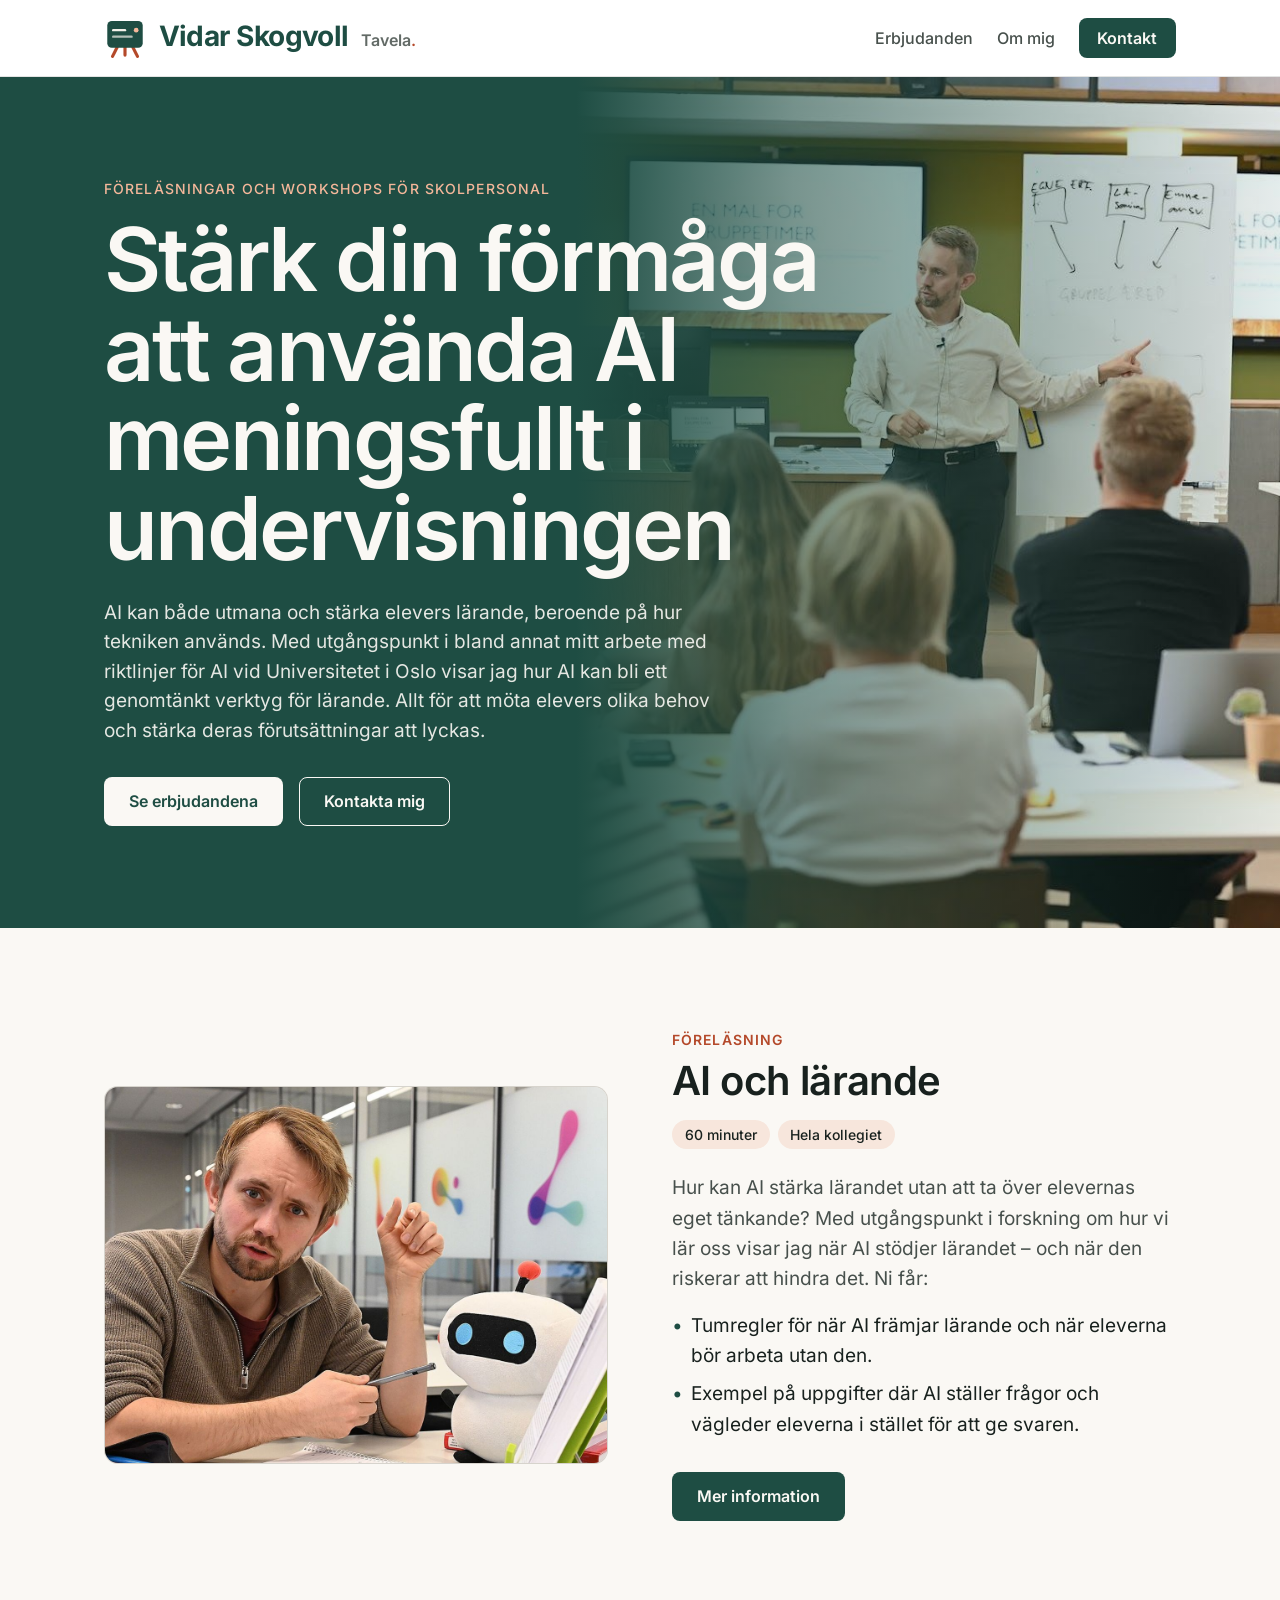
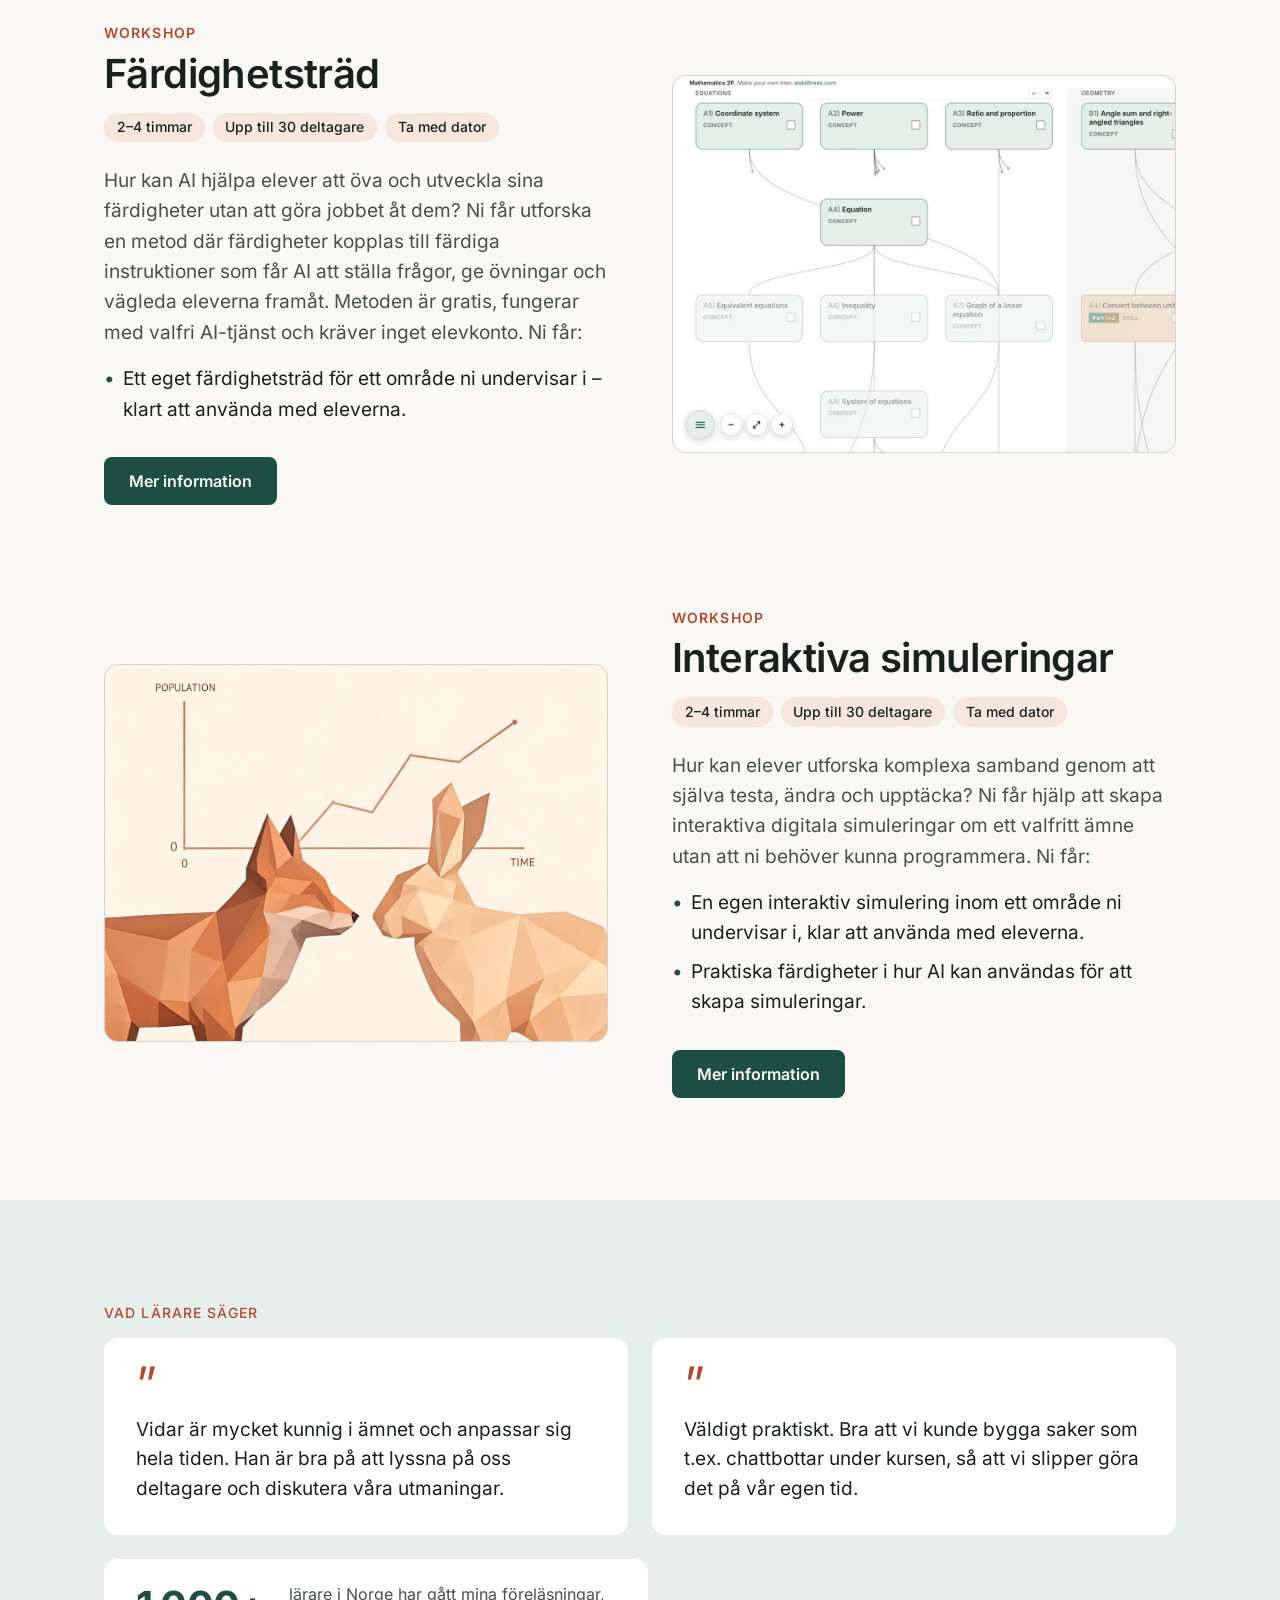
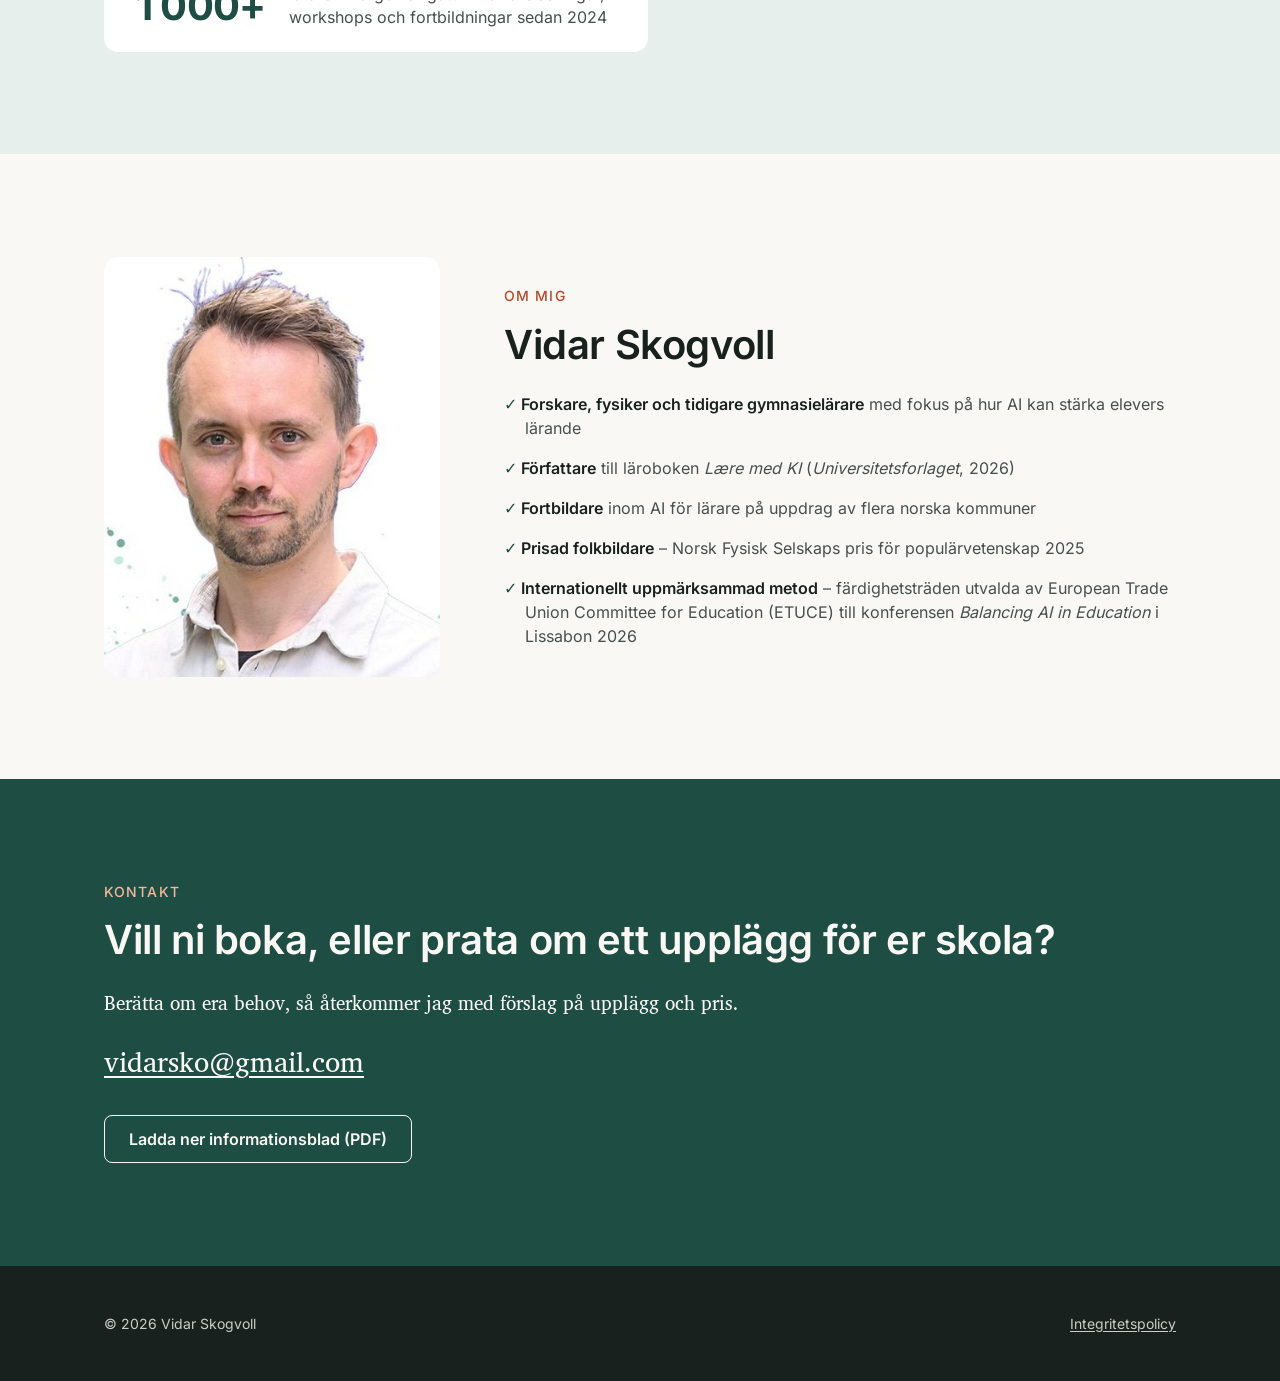
<file: index.html>
<!DOCTYPE html>
<html lang="sv">
<head>
  <meta charset="utf-8">
  <meta name="viewport" content="width=device-width, initial-scale=1">
  <title>Vidar Skogvoll – föreläsning och workshops om AI för skolor | Tavela</title>
  <meta name="description" content="Stärk din förmåga att använda AI meningsfullt i undervisningen. Föreläsning och workshops för skolpersonal om AI och lärande, färdighetsträd och interaktiva simuleringar, med Vidar Skogvoll.">

  <link rel="stylesheet" href="/css/tokens.css">
  <link rel="stylesheet" href="/css/base.css">
  <link rel="stylesheet" href="/css/components.css">

  <script src="/js/analytics.js"></script>
  <script src="/js/mail-link.js" defer></script>
  <link rel="icon" href="/favicon.svg" type="image/svg+xml">
  <link rel="icon" href="/favicon.ico" sizes="any">
  <link rel="apple-touch-icon" href="/apple-touch-icon.png">
</head>
<body>

  <!-- Header and footer are written out in every page (five pages) rather
       than injected with JS like on aiskilltrees.com. Change one, change all. -->
  <header class="siteheader">
    <div class="siteheader__inner">
      <a class="wordmark" href="/"><img class="wordmark__logo" src="/favicon.svg" alt="" width="40" height="40">Vidar Skogvoll <span class="wordmark__brand">Tavela</span></a>
      <nav class="sitenav" aria-label="Huvudmeny">
        <a href="/#erbjudanden">Erbjudanden</a>
        <a href="/#om-mig">Om mig</a>
        <a class="btn btn--primary btn--sm" href="/#kontakt">Kontakt</a>
      </nav>
    </div>
  </header>

  <main>

    <!--
      Hero, then one row per offer (the video goes between them once it
      exists). Vidar asked for this on 2026-10-27 in place of the first
      version's low intro band, accepting that the offers now need a scroll.
    -->
    <section class="band band--primary hero">
      <img class="hero__bg" src="/media/hero.jpg" width="1371" height="912" alt="">
      <div class="hero__scrim" aria-hidden="true"></div>
      <div class="band__inner hero__inner">
        <p class="eyebrow">Föreläsningar och workshops för skolpersonal</p>
        <h1>Stärk din förmåga att använda AI meningsfullt i undervisningen</h1>
        <p class="lede">
          AI kan både utmana och stärka elevers lärande, beroende på hur tekniken används.
          Med utgångspunkt i bland annat mitt arbete med riktlinjer för AI vid Universitetet i
          Oslo visar jag hur AI kan bli ett genomtänkt verktyg för lärande. Allt för att möta
          elevers olika behov och stärka deras förutsättningar att lyckas.
        </p>
        <div class="btn-row">
          <a class="btn btn--primary" href="#erbjudanden">Se erbjudandena</a>
          <a class="btn btn--ghost" href="#kontakt">Kontakta mig</a>
        </div>
      </div>
    </section>

    <!--
      The video of clips from talks and workshops goes here, between the
      hero and the offers, once it exists. A still in its place looked
      like a stray poster, so the section was taken out until then. Markup
      to put back (the .showreel styles are still in components.css; give
      .hero its overlap padding back too, see the comment there):
        <section class="band showreel" aria-label="Video">
          <div class="band__inner">
            <div class="showreel__frame">
              <video controls playsinline preload="metadata" poster="/media/showreel.jpg">
                <source src="/media/showreel.mp4" type="video/mp4">
              </video>
            </div>
          </div>
        </section>
      Self-hosted on purpose: a YouTube embed would break the privacy page's
      promise of no third-party calls besides GoatCounter.
    -->

    <!--
      Each offer: what the school gets, one concrete result ("Ni får"),
      then length and group size. From Pauline's feedback of 2026-10-27; the
      same text is in pdf_private/tavela.html, so keep the two in step.
    -->
    <section class="band" id="erbjudanden">
      <div class="band__inner">
        <h2 class="visually-hidden">Erbjudanden</h2>

        <div class="offers">

          <article class="offer">
            <div class="offer__media">
              <img src="/media/forelasning.jpg" width="1200" height="900" loading="lazy"
                   alt="Vidar Skogvoll vid ett bord med anteckningsblock och en mjukisrobot.">
            </div>
            <div>
              <p class="offer__kind">Föreläsning</p>
              <h3 class="offer__title">AI och lärande</h3>
              <ul class="chips"><li>60 minuter</li><li>Hela kollegiet</li></ul>
              <p class="offer__body">
                Hur kan AI stärka lärandet utan att ta över elevernas eget tänkande? Med
                utgångspunkt i forskning om hur vi lär oss visar jag när AI stödjer lärandet –
                och när den riskerar att hindra det. Ni får:
              </p>
              <ul class="offer__result">
                <li>Tumregler för när AI främjar lärande och när eleverna bör arbeta utan den.</li>
                <li>Exempel på uppgifter där AI ställer frågor och vägleder eleverna i stället för att ge svaren.</li>
              </ul>
              <a class="btn btn--primary" href="/forelasning-ai-och-larande/">Mer information</a>
            </div>
          </article>

          <article class="offer">
            <div class="offer__media">
              <img src="/media/fardighetstrad.jpg" width="1200" height="900" loading="lazy"
                   alt="Ett färdighetsträd i matematik, med noder för ekvationer och geometri.">
            </div>
            <div>
              <p class="offer__kind">Workshop</p>
              <h3 class="offer__title">Färdighetsträd</h3>
              <ul class="chips"><li>2–4 timmar</li><li>Upp till 30 deltagare</li><li>Ta med dator</li></ul>
              <p class="offer__body">
                Hur kan AI hjälpa elever att öva och utveckla sina färdigheter utan att göra
                jobbet åt dem? Ni får utforska en metod där färdigheter kopplas till färdiga
                instruktioner som får AI att ställa frågor, ge övningar och vägleda eleverna
                framåt. Metoden är gratis, fungerar med valfri AI-tjänst och kräver inget
                elevkonto. Ni får:
              </p>
              <ul class="offer__result">
                <li>Ett eget färdighetsträd för ett område ni undervisar i – klart att använda med eleverna.</li>
              </ul>
              <a class="btn btn--primary" href="/workshop-fardighetstrad/">Mer information</a>
            </div>
          </article>

          <article class="offer">
            <div class="offer__media">
              <img src="/media/simuleringar.jpg" width="1200" height="900" loading="lazy"
                   alt="Illustration till en simulering av rovdjur och bytesdjur: en räv, en hare och en populationskurva.">
            </div>
            <div>
              <p class="offer__kind">Workshop</p>
              <h3 class="offer__title">Interaktiva simuleringar</h3>
              <ul class="chips"><li>2–4 timmar</li><li>Upp till 30 deltagare</li><li>Ta med dator</li></ul>
              <p class="offer__body">
                Hur kan elever utforska komplexa samband genom att själva testa, ändra och
                upptäcka? Ni får hjälp att skapa interaktiva digitala simuleringar om ett valfritt
                ämne utan att ni behöver kunna programmera. Ni får:
              </p>
              <ul class="offer__result">
                <li>En egen interaktiv simulering inom ett område ni undervisar i, klar att använda med eleverna.</li>
                <li>Praktiska färdigheter i hur AI kan användas för att skapa simuleringar.</li>
              </ul>
              <a class="btn btn--primary" href="/workshop-interaktiva-simuleringar/">Mer information</a>
            </div>
          </article>

        </div>
      </div>
    </section>

    <!--
      Quotes from the ProFag:KI evaluation, spring 2026, shortened and
      translated from Norwegian. The verbatim originals are in the vault note
      GoodThings/Tilbakemeldinger fra Profag KI våren 2026 - 2026-10-27.md.
    -->
    <section class="band band--tint" id="omdomen">
      <div class="band__inner">
        <p class="eyebrow">Vad lärare säger</p>
        <h2 class="visually-hidden">Omdömen</h2>
        <div class="quotes">
          <blockquote>Vidar är mycket kunnig i ämnet och anpassar sig hela tiden. Han är bra på att lyssna på oss deltagare och diskutera våra utmaningar.</blockquote>
          <blockquote>Väldigt praktiskt. Bra att vi kunde bygga saker som t.ex. chattbottar under kursen, så att vi slipper göra det på vår egen tid.</blockquote>
        </div>
        <!-- The teacher count. Summed from Vidar's lecture notes in the vault
             (Resources/Rekkevidde.md, row "lærere"): about 850 registered on
             2026-10-29, with many sessions still uncounted; Vidar chose
             "över 1 000". At the bottom of this section since Pauline's
             feedback of 2026-10-29, in place of the first quote. -->
        <p class="stat">
          <span class="stat__num">1&nbsp;000+</span>
          <span class="stat__text">lärare i Norge har gått mina föreläsningar, workshops och fortbildningar sedan 2024</span>
        </p>
      </div>
    </section>

    <section class="band" id="om-mig">
      <div class="band__inner about">
        <div class="about__portrait">
          <img src="/media/vidar.jpg" width="400" height="500" loading="lazy"
               alt="Porträtt av Vidar Skogvoll.">
        </div>
        <div>
          <p class="eyebrow">Om mig</p>
          <h2>Vidar Skogvoll</h2>
          <ul class="credentials">
            <li><strong>Forskare, fysiker och tidigare gymnasielärare</strong> med fokus på hur AI
              kan stärka elevers lärande</li>
            <li><strong>Författare</strong> till läroboken <i>Lære med KI</i> (<i>Universitetsforlaget</i>, 2026)</li>
            <li><strong>Fortbildare</strong> inom AI för lärare på uppdrag av flera norska kommuner</li>
            <li><strong>Prisad folkbildare</strong> – Norsk Fysisk Selskaps pris för populärvetenskap 2025</li>
            <li><strong>Internationellt uppmärksammad metod</strong> – färdighetsträden utvalda av
              European Trade Union Committee for Education (ETUCE) till konferensen
              <i>Balancing AI in Education</i> i Lissabon 2026</li>
          </ul>
        </div>
      </div>
    </section>

    <section class="band band--primary" id="kontakt">
      <div class="band__inner">
        <p class="eyebrow">Kontakt</p>
        <h2>Vill ni boka, eller prata om ett upplägg för er skola?</h2>
        <div class="prose">
          <p>Berätta om era behov, så återkommer jag med förslag på upplägg och pris.</p>
          <p class="lede-p">
            <a data-mail-user="vidarsko" data-mail-domain="gmail.com" hidden></a>
            <noscript>vidarsko [at] gmail [dot] com</noscript>
          </p>
        </div>
        <div class="btn-row">
          <a class="btn btn--ghost" href="/tavela.pdf">Ladda ner informationsblad (PDF)</a>
        </div>
      </div>
    </section>

  </main>

  <footer class="band band--dark sitefooter">
    <div class="band__inner sitefooter__inner">
      <p>© 2026 Vidar Skogvoll</p>
      <p><a href="/integritet/">Integritetspolicy</a></p>
    </div>
  </footer>

</body>
</html>
</file>
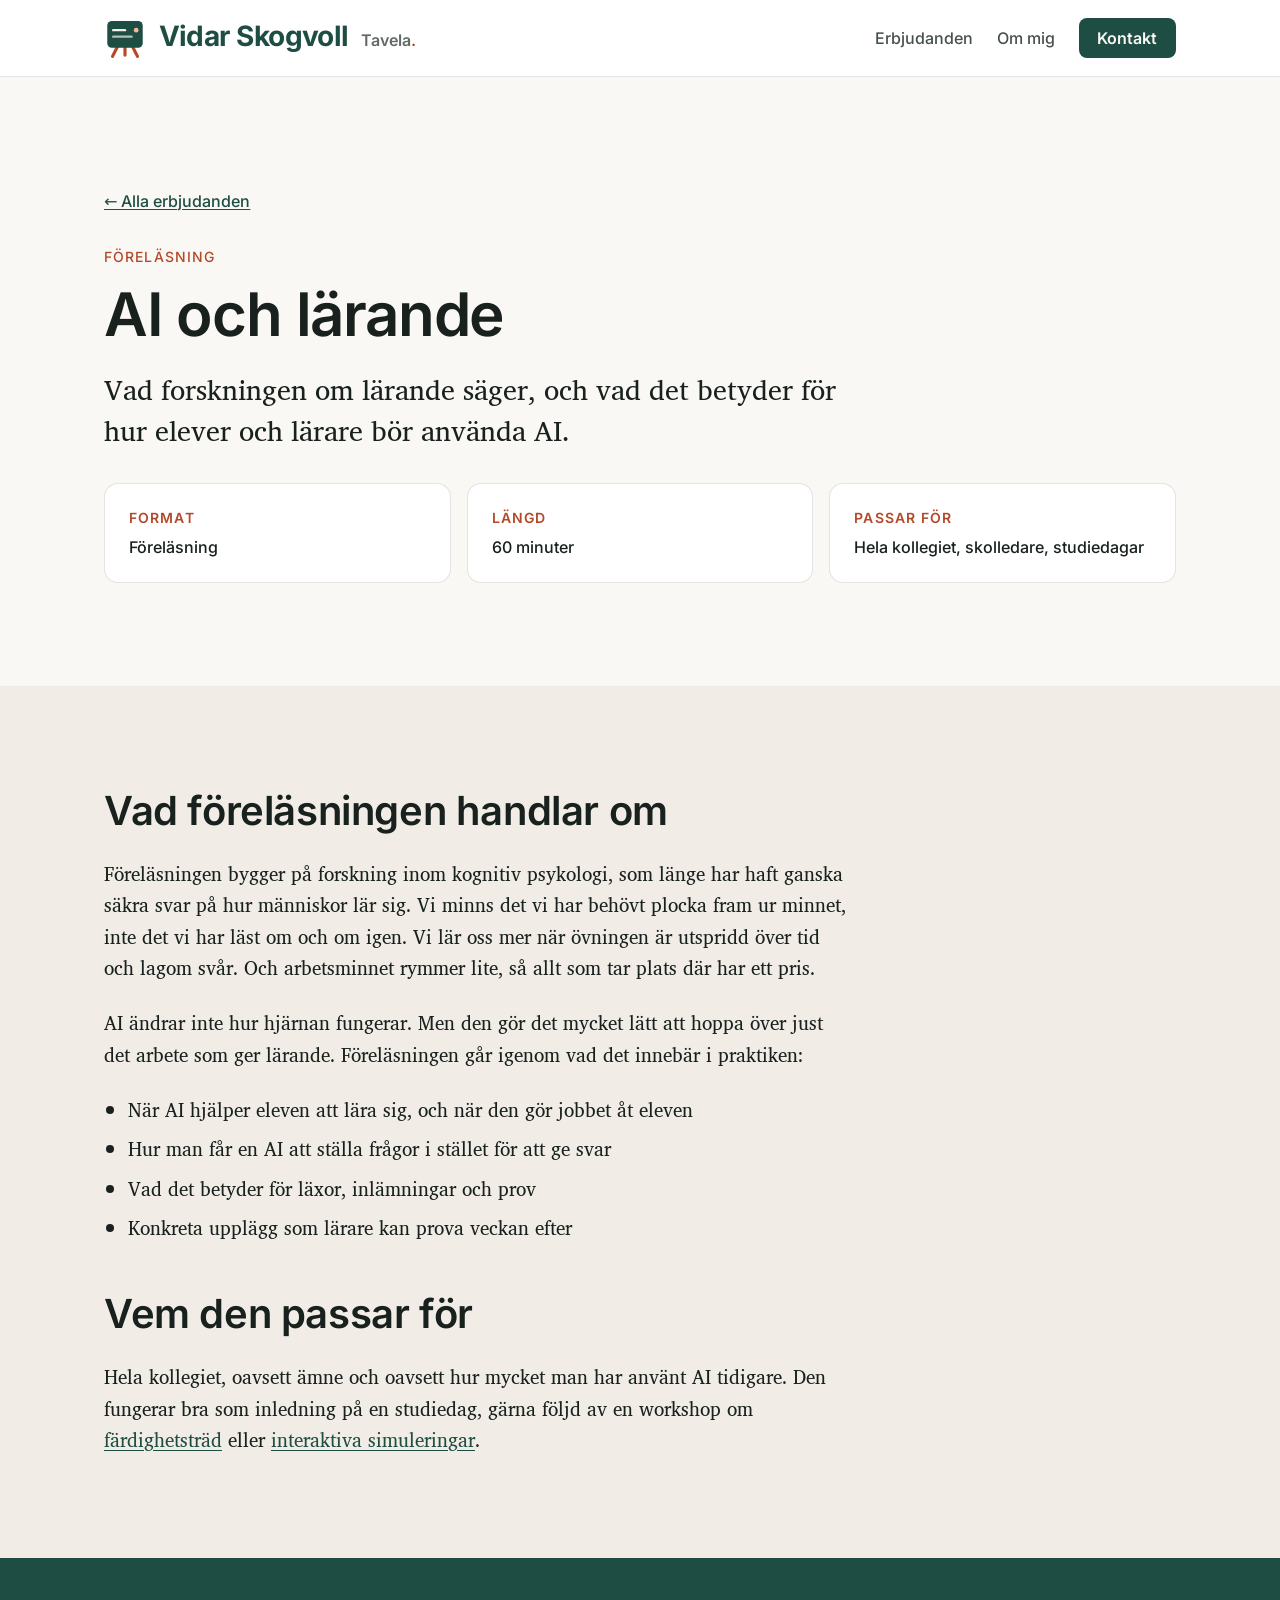
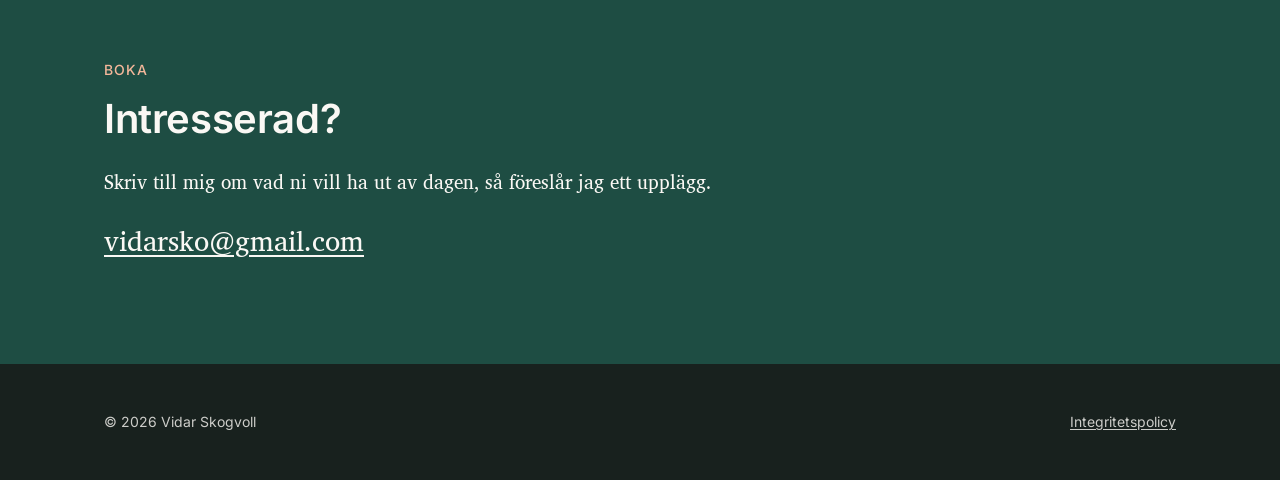
<file: forelasning-ai-och-larande/index.html>
<!DOCTYPE html>
<html lang="sv">
<head>
  <meta charset="utf-8">
  <meta name="viewport" content="width=device-width, initial-scale=1">
  <title>Föreläsning: AI och lärande – Tavela</title>
  <meta name="description" content="En föreläsning om vad forskningen om lärande säger, och vad det betyder för hur elever och lärare bör använda AI.">

  <link rel="stylesheet" href="/css/tokens.css">
  <link rel="stylesheet" href="/css/base.css">
  <link rel="stylesheet" href="/css/components.css">

  <script src="/js/analytics.js"></script>
  <script src="/js/mail-link.js" defer></script>
  <link rel="icon" href="/favicon.svg" type="image/svg+xml">
  <link rel="icon" href="/favicon.ico" sizes="any">
  <link rel="apple-touch-icon" href="/apple-touch-icon.png">
</head>
<body>

  <header class="siteheader">
    <div class="siteheader__inner">
      <a class="wordmark" href="/"><img class="wordmark__logo" src="/favicon.svg" alt="" width="40" height="40">Vidar Skogvoll <span class="wordmark__brand">Tavela</span></a>
      <nav class="sitenav" aria-label="Huvudmeny">
        <a href="/#erbjudanden">Erbjudanden</a>
        <a href="/#om-mig">Om mig</a>
        <a class="btn btn--primary btn--sm" href="/#kontakt">Kontakt</a>
      </nav>
    </div>
  </header>

  <main>

    <section class="band">
      <div class="band__inner">
        <a class="backlink" href="/#erbjudanden">← Alla erbjudanden</a>
        <p class="eyebrow">Föreläsning</p>
        <h1>AI och lärande</h1>
        <p class="lede">
          Vad forskningen om lärande säger, och vad det betyder för hur elever och lärare
          bör använda AI.
        </p>
        <dl class="facts">
          <div><dt>Format</dt><dd>Föreläsning</dd></div>
          <div><dt>Längd</dt><dd>60 minuter</dd></div>
          <div><dt>Passar för</dt><dd>Hela kollegiet, skolledare, studiedagar</dd></div>
        </dl>
      </div>
    </section>

    <section class="band band--alt">
      <div class="band__inner">
        <div class="prose">
          <h2>Vad föreläsningen handlar om</h2>
          <p>
            Föreläsningen bygger på forskning inom kognitiv psykologi, som länge har haft
            ganska säkra svar på hur människor lär sig. Vi
            minns det vi har behövt plocka fram ur minnet, inte det vi har läst om och om
            igen. Vi lär oss mer när övningen är utspridd över tid och lagom svår. Och
            arbetsminnet rymmer lite, så allt som tar plats där har ett pris.
          </p>
          <p>
            AI ändrar inte hur hjärnan fungerar. Men den gör det mycket lätt att hoppa över
            just det arbete som ger lärande. Föreläsningen går igenom vad det innebär i
            praktiken:
          </p>
          <ul>
            <li>När AI hjälper eleven att lära sig, och när den gör jobbet åt eleven</li>
            <li>Hur man får en AI att ställa frågor i stället för att ge svar</li>
            <li>Vad det betyder för läxor, inlämningar och prov</li>
            <li>Konkreta upplägg som lärare kan prova veckan efter</li>
          </ul>

          <h2>Vem den passar för</h2>
          <p>
            Hela kollegiet, oavsett ämne och oavsett hur mycket man har använt AI tidigare.
            Den fungerar bra som inledning på en studiedag, gärna följd av en workshop om
            <a href="/workshop-fardighetstrad/">färdighetsträd</a> eller
            <a href="/workshop-interaktiva-simuleringar/">interaktiva simuleringar</a>.
          </p>
        </div>
      </div>
    </section>

    <section class="band band--primary" id="kontakt">
      <div class="band__inner">
        <p class="eyebrow">Boka</p>
        <h2>Intresserad?</h2>
        <div class="prose">
          <p>Skriv till mig om vad ni vill ha ut av dagen, så föreslår jag ett upplägg.</p>
          <p class="lede-p">
            <a data-mail-user="vidarsko" data-mail-domain="gmail.com" hidden></a>
            <noscript>vidarsko [at] gmail [dot] com</noscript>
          </p>
        </div>
      </div>
    </section>

  </main>

  <footer class="band band--dark sitefooter">
    <div class="band__inner sitefooter__inner">
      <p>© 2026 Vidar Skogvoll</p>
      <p><a href="/integritet/">Integritetspolicy</a></p>
    </div>
  </footer>

</body>
</html>
</file>
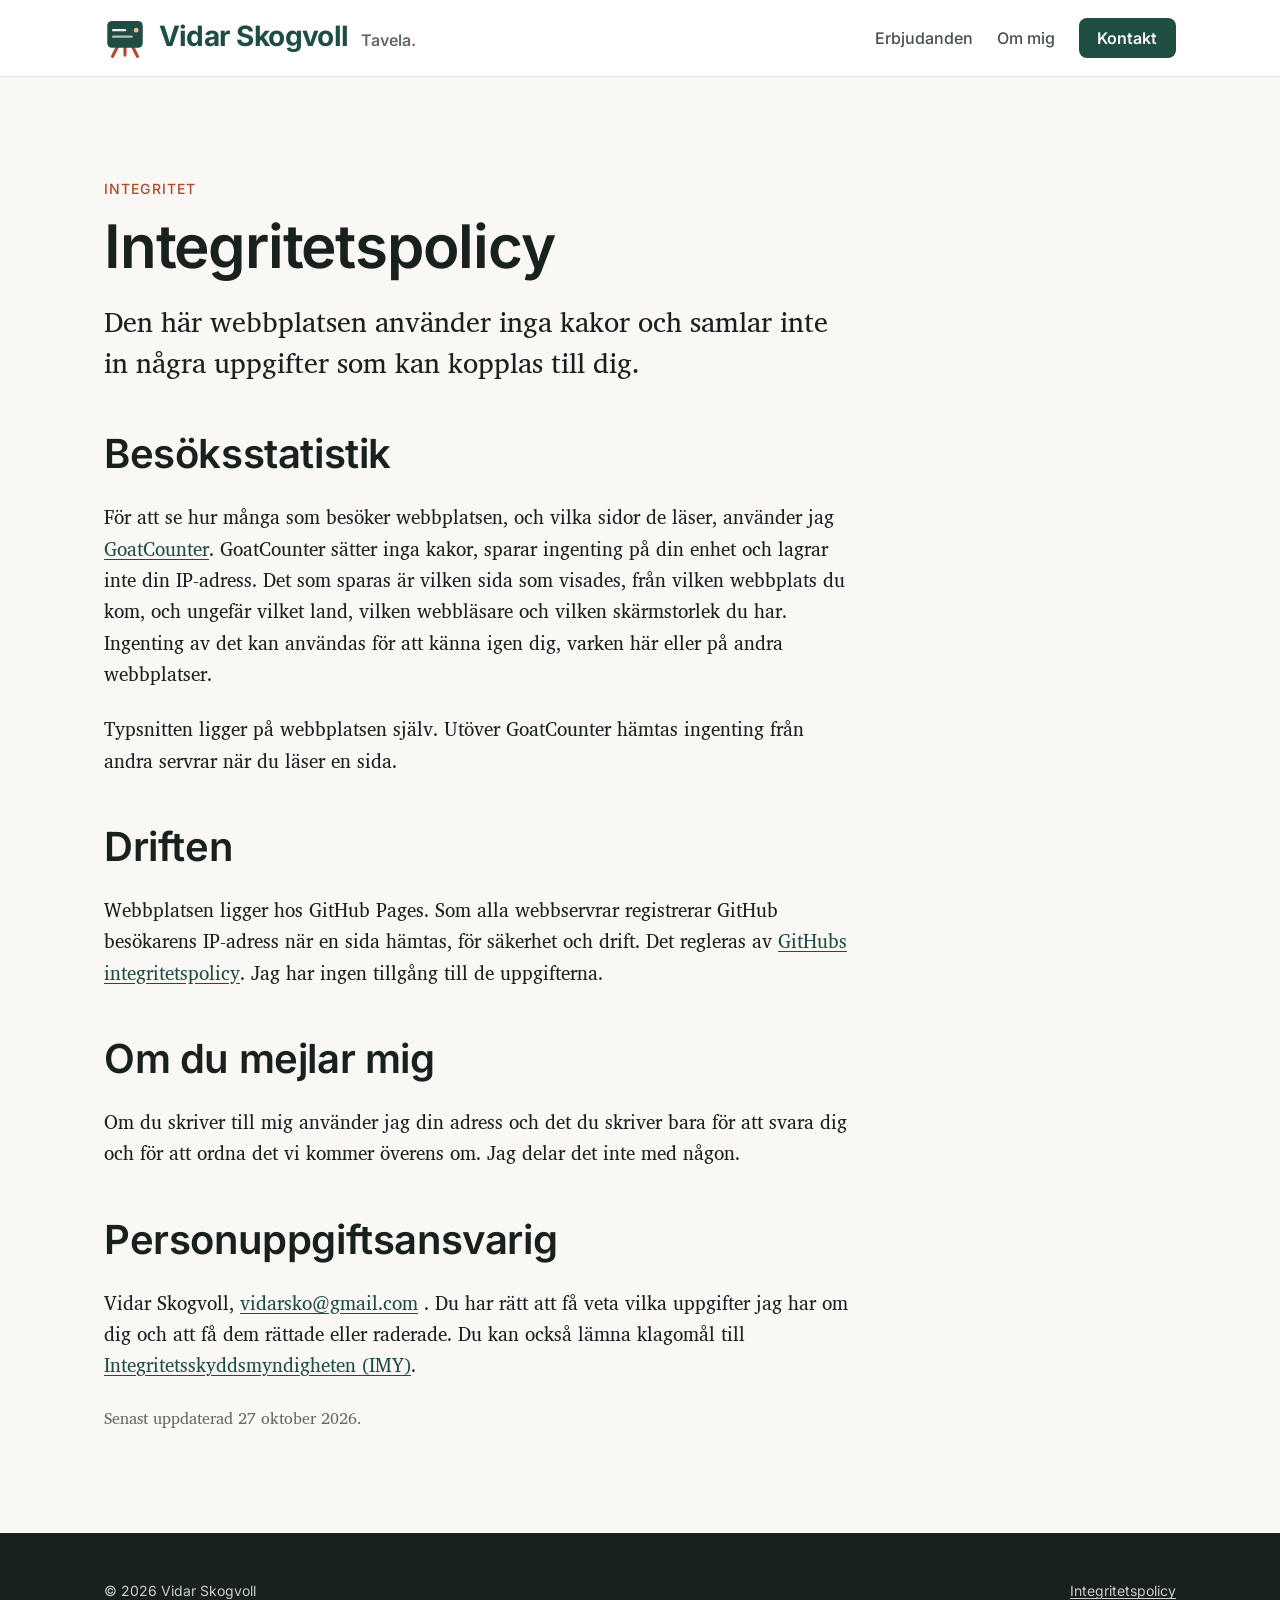
<file: integritet/index.html>
<!DOCTYPE html>
<html lang="sv">
<head>
  <meta charset="utf-8">
  <meta name="viewport" content="width=device-width, initial-scale=1">
  <title>Integritetspolicy – Tavela</title>
  <meta name="description" content="Hur tavela.se hanterar personuppgifter.">

  <link rel="stylesheet" href="/css/tokens.css">
  <link rel="stylesheet" href="/css/base.css">
  <link rel="stylesheet" href="/css/components.css">

  <script src="/js/analytics.js"></script>
  <script src="/js/mail-link.js" defer></script>
  <link rel="icon" href="/favicon.svg" type="image/svg+xml">
  <link rel="icon" href="/favicon.ico" sizes="any">
  <link rel="apple-touch-icon" href="/apple-touch-icon.png">
</head>
<body>

  <header class="siteheader">
    <div class="siteheader__inner">
      <a class="wordmark" href="/"><img class="wordmark__logo" src="/favicon.svg" alt="" width="40" height="40">Vidar Skogvoll <span class="wordmark__brand">Tavela</span></a>
      <nav class="sitenav" aria-label="Huvudmeny">
        <a href="/#erbjudanden">Erbjudanden</a>
        <a href="/#om-mig">Om mig</a>
        <a class="btn btn--primary btn--sm" href="/#kontakt">Kontakt</a>
      </nav>
    </div>
  </header>

  <main>

    <!--
      WHAT THIS PAGE PROMISES MUST MATCH THE SITE. It says there are no
      cookies and no third-party requests except GoatCounter (js/analytics.js).
      Add anything else (a YouTube embed, a font from Google) or change what
      GoatCounter is sent, and this page changes in the same commit.
    -->
    <section class="band">
      <div class="band__inner">
        <p class="eyebrow">Integritet</p>
        <h1>Integritetspolicy</h1>
        <div class="prose">
          <p class="lede-p">
            Den här webbplatsen använder inga kakor och samlar inte in några uppgifter som
            kan kopplas till dig.
          </p>

          <h2>Besöksstatistik</h2>
          <p>
            För att se hur många som besöker webbplatsen, och vilka sidor de läser, använder
            jag <a href="https://www.goatcounter.com/">GoatCounter</a>. GoatCounter sätter
            inga kakor, sparar ingenting på din enhet och lagrar inte din IP-adress. Det som
            sparas är vilken sida som visades, från vilken webbplats du kom, och ungefär
            vilket land, vilken webbläsare och vilken skärmstorlek du har. Ingenting av det
            kan användas för att känna igen dig, varken här eller på andra webbplatser.
          </p>
          <p>
            Typsnitten ligger på webbplatsen själv. Utöver GoatCounter hämtas ingenting från
            andra servrar när du läser en sida.
          </p>

          <h2>Driften</h2>
          <p>
            Webbplatsen ligger hos GitHub Pages. Som alla webbservrar registrerar GitHub
            besökarens IP-adress när en sida hämtas, för säkerhet och drift. Det regleras av
            <a href="https://docs.github.com/en/site-policy/privacy-policies/github-general-privacy-statement">GitHubs integritetspolicy</a>.
            Jag har ingen tillgång till de uppgifterna.
          </p>

          <h2>Om du mejlar mig</h2>
          <p>
            Om du skriver till mig använder jag din adress och det du skriver bara för att
            svara dig och för att ordna det vi kommer överens om. Jag delar det inte med
            någon.
          </p>

          <h2>Personuppgiftsansvarig</h2>
          <p>
            Vidar Skogvoll,
            <a data-mail-user="vidarsko" data-mail-domain="gmail.com" hidden></a>
            <noscript>vidarsko [at] gmail [dot] com</noscript>.
            Du har rätt att få veta vilka uppgifter jag har om dig och att få dem rättade
            eller raderade. Du kan också lämna klagomål till
            <a href="https://www.imy.se/">Integritetsskyddsmyndigheten (IMY)</a>.
          </p>

          <p class="note">Senast uppdaterad 27 oktober 2026.</p>
        </div>
      </div>
    </section>

  </main>

  <footer class="band band--dark sitefooter">
    <div class="band__inner sitefooter__inner">
      <p>© 2026 Vidar Skogvoll</p>
      <p><a href="/integritet/">Integritetspolicy</a></p>
    </div>
  </footer>

</body>
</html>
</file>
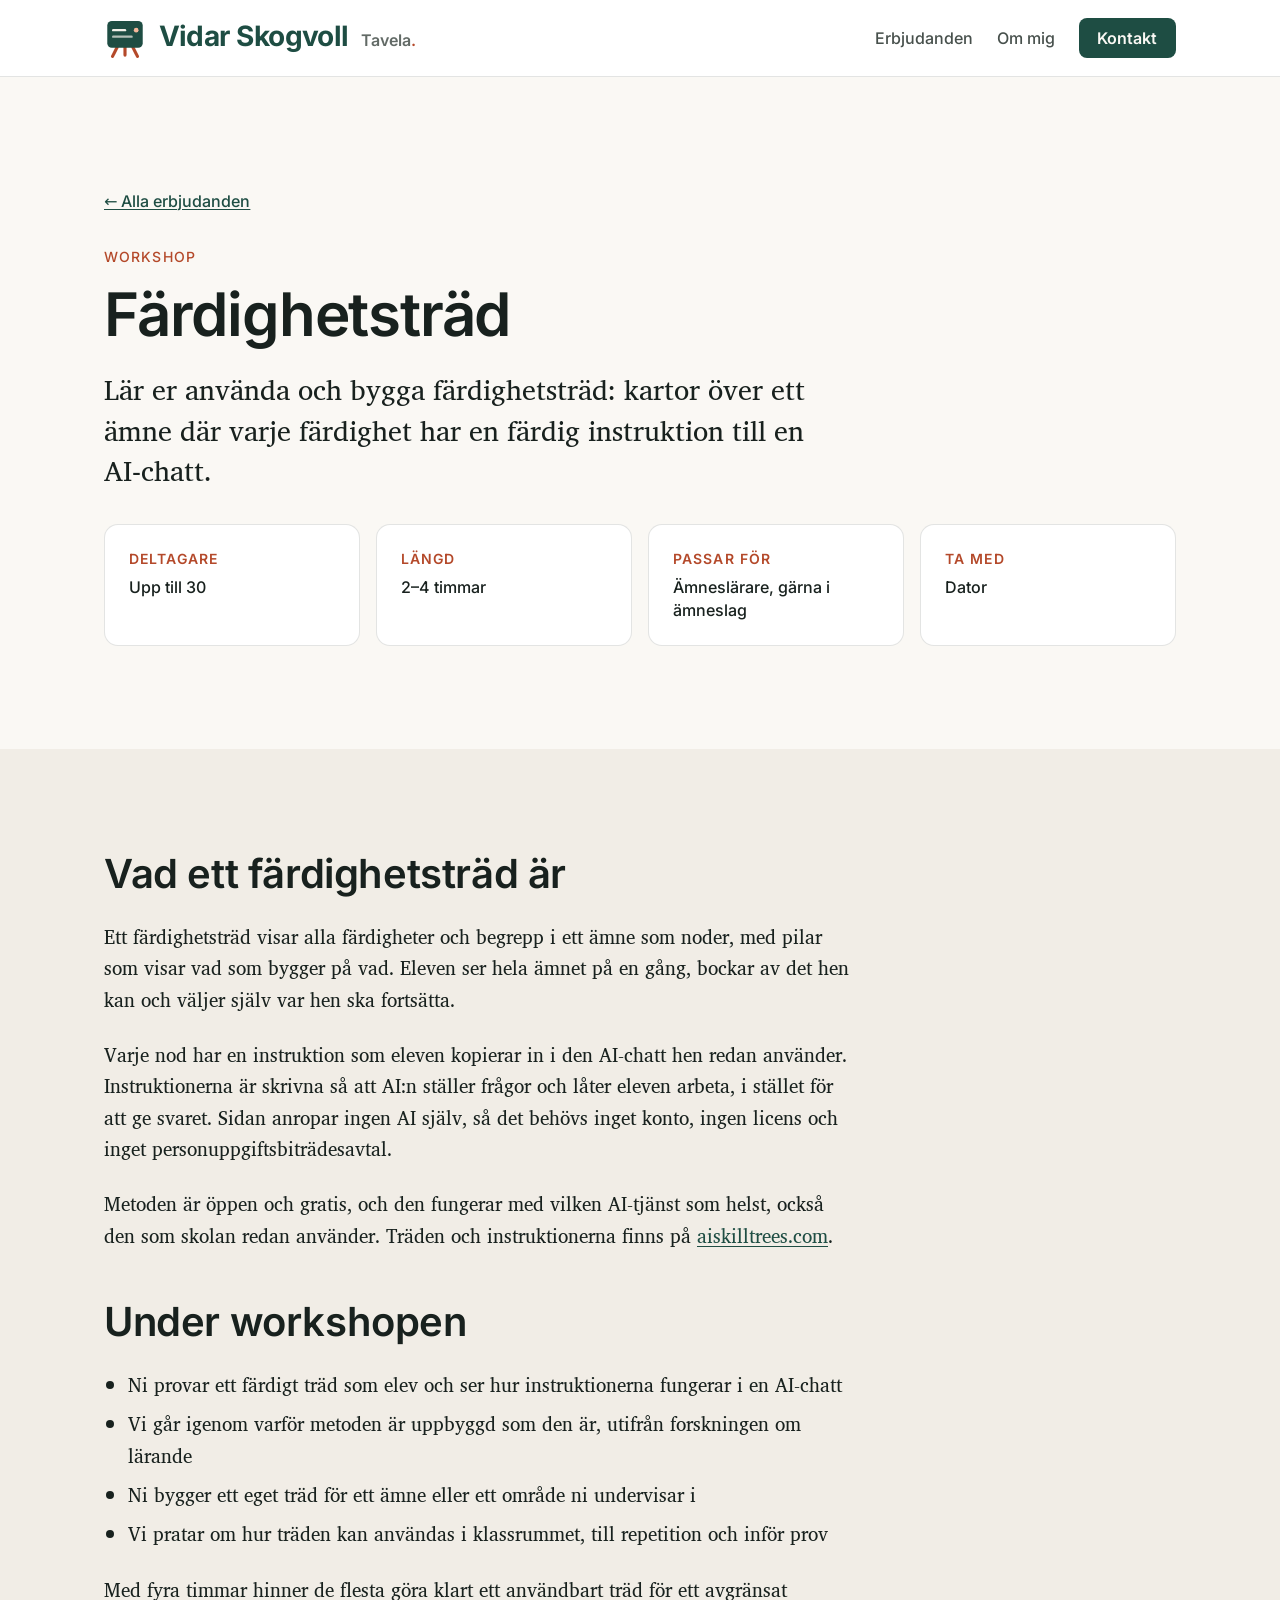
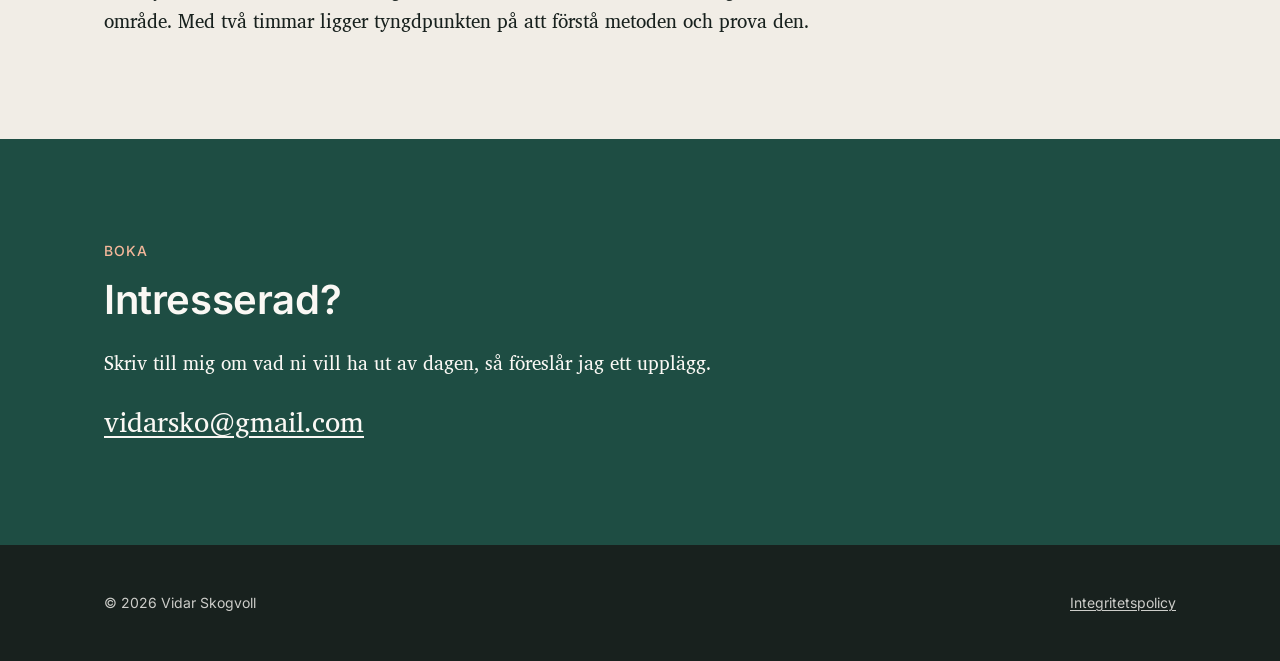
<file: workshop-fardighetstrad/index.html>
<!DOCTYPE html>
<html lang="sv">
<head>
  <meta charset="utf-8">
  <meta name="viewport" content="width=device-width, initial-scale=1">
  <title>Workshop: Färdighetsträd – Tavela</title>
  <meta name="description" content="En workshop på 2–4 timmar där lärare lär sig använda och bygga färdighetsträd: kartor över ett ämne där varje färdighet har en färdig instruktion till en AI-chatt.">

  <link rel="stylesheet" href="/css/tokens.css">
  <link rel="stylesheet" href="/css/base.css">
  <link rel="stylesheet" href="/css/components.css">

  <script src="/js/analytics.js"></script>
  <script src="/js/mail-link.js" defer></script>
  <link rel="icon" href="/favicon.svg" type="image/svg+xml">
  <link rel="icon" href="/favicon.ico" sizes="any">
  <link rel="apple-touch-icon" href="/apple-touch-icon.png">
</head>
<body>

  <header class="siteheader">
    <div class="siteheader__inner">
      <a class="wordmark" href="/"><img class="wordmark__logo" src="/favicon.svg" alt="" width="40" height="40">Vidar Skogvoll <span class="wordmark__brand">Tavela</span></a>
      <nav class="sitenav" aria-label="Huvudmeny">
        <a href="/#erbjudanden">Erbjudanden</a>
        <a href="/#om-mig">Om mig</a>
        <a class="btn btn--primary btn--sm" href="/#kontakt">Kontakt</a>
      </nav>
    </div>
  </header>

  <main>

    <section class="band">
      <div class="band__inner">
        <a class="backlink" href="/#erbjudanden">← Alla erbjudanden</a>
        <p class="eyebrow">Workshop</p>
        <h1>Färdighetsträd</h1>
        <p class="lede">
          Lär er använda och bygga färdighetsträd: kartor över ett ämne där varje färdighet
          har en färdig instruktion till en AI-chatt.
        </p>
        <dl class="facts">
          <div><dt>Deltagare</dt><dd>Upp till 30</dd></div>
          <div><dt>Längd</dt><dd>2–4 timmar</dd></div>
          <div><dt>Passar för</dt><dd>Ämneslärare, gärna i ämneslag</dd></div>
          <div><dt>Ta med</dt><dd>Dator</dd></div>
        </dl>
      </div>
    </section>

    <section class="band band--alt">
      <div class="band__inner">
        <div class="prose">
          <h2>Vad ett färdighetsträd är</h2>
          <p>
            Ett färdighetsträd visar alla färdigheter och begrepp i ett ämne som noder, med
            pilar som visar vad som bygger på vad. Eleven ser hela ämnet på en gång, bockar
            av det hen kan och väljer själv var hen ska fortsätta.
          </p>
          <p>
            Varje nod har en instruktion som eleven kopierar in i den AI-chatt hen redan
            använder. Instruktionerna är skrivna så att AI:n ställer frågor och låter eleven
            arbeta, i stället för att ge svaret. Sidan anropar ingen AI själv, så det behövs
            inget konto, ingen licens och inget personuppgiftsbiträdesavtal.
          </p>
          <p>
            Metoden är öppen och gratis, och den fungerar med vilken AI-tjänst som helst,
            också den som skolan redan använder. Träden och instruktionerna finns på
            <a href="https://aiskilltrees.com">aiskilltrees.com</a>.
          </p>

          <h2>Under workshopen</h2>
          <ul>
            <li>Ni provar ett färdigt träd som elev och ser hur instruktionerna fungerar i en AI-chatt</li>
            <li>Vi går igenom varför metoden är uppbyggd som den är, utifrån forskningen om lärande</li>
            <li>Ni bygger ett eget träd för ett ämne eller ett område ni undervisar i</li>
            <li>Vi pratar om hur träden kan användas i klassrummet, till repetition och inför prov</li>
          </ul>
          <p>
            Med fyra timmar hinner de flesta göra klart ett användbart träd för ett avgränsat
            område. Med två timmar ligger tyngdpunkten på att förstå metoden och prova den.
          </p>
        </div>
      </div>
    </section>

    <section class="band band--primary" id="kontakt">
      <div class="band__inner">
        <p class="eyebrow">Boka</p>
        <h2>Intresserad?</h2>
        <div class="prose">
          <p>Skriv till mig om vad ni vill ha ut av dagen, så föreslår jag ett upplägg.</p>
          <p class="lede-p">
            <a data-mail-user="vidarsko" data-mail-domain="gmail.com" hidden></a>
            <noscript>vidarsko [at] gmail [dot] com</noscript>
          </p>
        </div>
      </div>
    </section>

  </main>

  <footer class="band band--dark sitefooter">
    <div class="band__inner sitefooter__inner">
      <p>© 2026 Vidar Skogvoll</p>
      <p><a href="/integritet/">Integritetspolicy</a></p>
    </div>
  </footer>

</body>
</html>
</file>
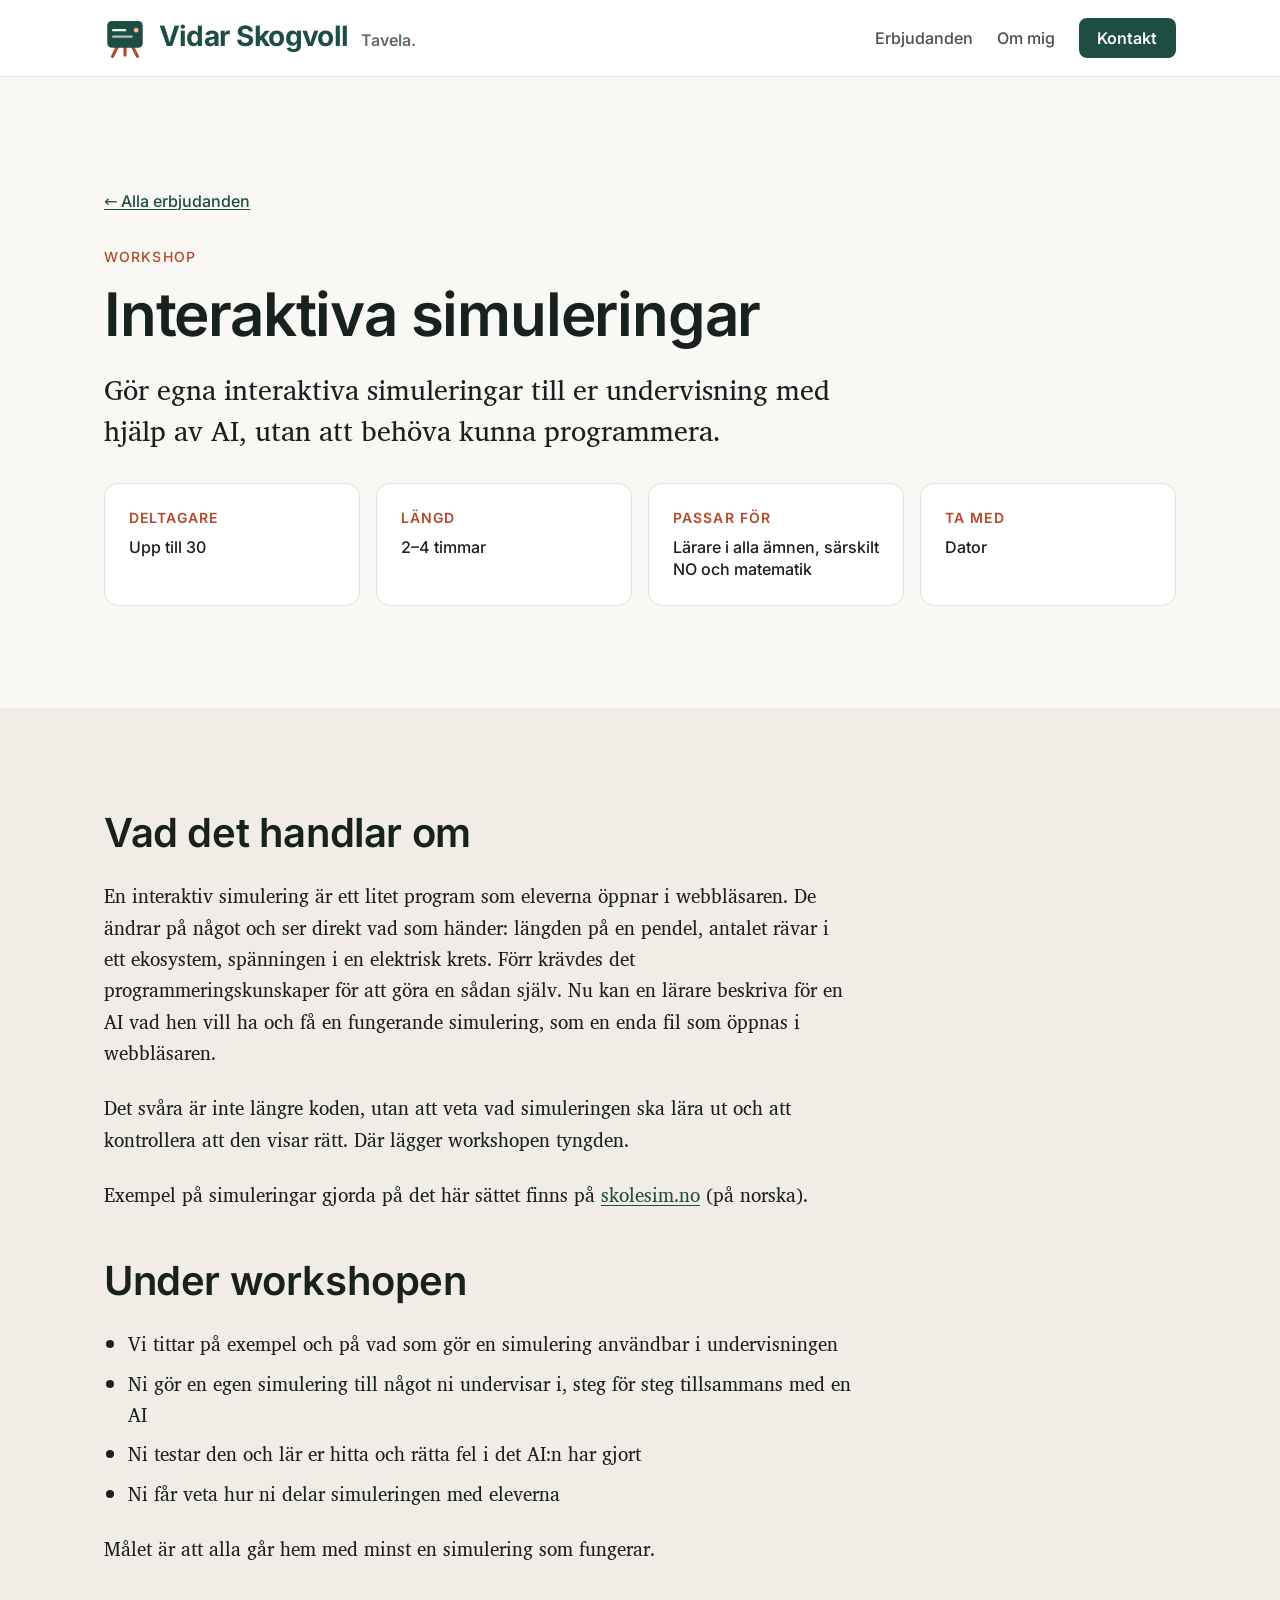
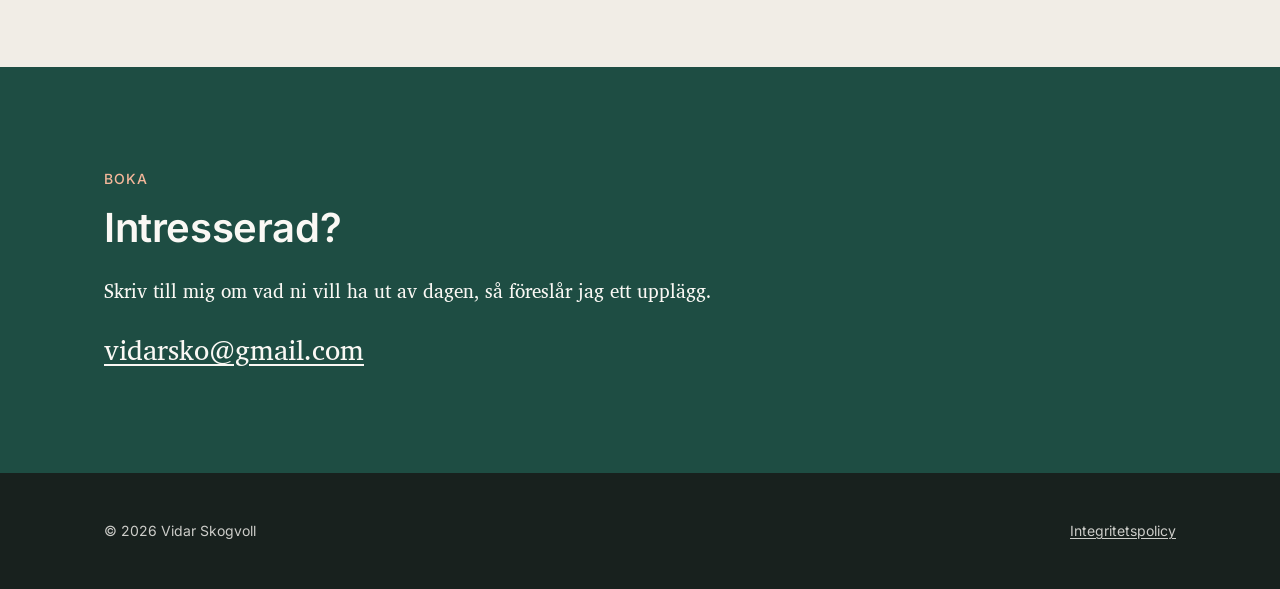
<file: workshop-interaktiva-simuleringar/index.html>
<!DOCTYPE html>
<html lang="sv">
<head>
  <meta charset="utf-8">
  <meta name="viewport" content="width=device-width, initial-scale=1">
  <title>Workshop: Interaktiva simuleringar – Tavela</title>
  <meta name="description" content="En workshop på 2–4 timmar där lärare gör egna interaktiva simuleringar till sin undervisning med hjälp av AI, utan att kunna programmera.">

  <link rel="stylesheet" href="/css/tokens.css">
  <link rel="stylesheet" href="/css/base.css">
  <link rel="stylesheet" href="/css/components.css">

  <script src="/js/analytics.js"></script>
  <script src="/js/mail-link.js" defer></script>
  <link rel="icon" href="/favicon.svg" type="image/svg+xml">
  <link rel="icon" href="/favicon.ico" sizes="any">
  <link rel="apple-touch-icon" href="/apple-touch-icon.png">
</head>
<body>

  <header class="siteheader">
    <div class="siteheader__inner">
      <a class="wordmark" href="/"><img class="wordmark__logo" src="/favicon.svg" alt="" width="40" height="40">Vidar Skogvoll <span class="wordmark__brand">Tavela</span></a>
      <nav class="sitenav" aria-label="Huvudmeny">
        <a href="/#erbjudanden">Erbjudanden</a>
        <a href="/#om-mig">Om mig</a>
        <a class="btn btn--primary btn--sm" href="/#kontakt">Kontakt</a>
      </nav>
    </div>
  </header>

  <main>

    <section class="band">
      <div class="band__inner">
        <a class="backlink" href="/#erbjudanden">← Alla erbjudanden</a>
        <p class="eyebrow">Workshop</p>
        <h1>Interaktiva simuleringar</h1>
        <p class="lede">
          Gör egna interaktiva simuleringar till er undervisning med hjälp av AI, utan att
          behöva kunna programmera.
        </p>
        <dl class="facts">
          <div><dt>Deltagare</dt><dd>Upp till 30</dd></div>
          <div><dt>Längd</dt><dd>2–4 timmar</dd></div>
          <div><dt>Passar för</dt><dd>Lärare i alla ämnen, särskilt NO och matematik</dd></div>
          <div><dt>Ta med</dt><dd>Dator</dd></div>
        </dl>
      </div>
    </section>

    <section class="band band--alt">
      <div class="band__inner">
        <div class="prose">
          <h2>Vad det handlar om</h2>
          <p>
            En interaktiv simulering är ett litet program som eleverna öppnar i webbläsaren.
            De ändrar på något och ser direkt vad som händer: längden på en pendel, antalet
            rävar i ett ekosystem, spänningen i en elektrisk krets. Förr krävdes det programmeringskunskaper för att
            göra en sådan själv. Nu kan en lärare beskriva för en AI vad hen vill ha och få en
            fungerande simulering, som en enda fil som öppnas i webbläsaren.
          </p>
          <p>
            Det svåra är inte längre koden, utan att veta vad simuleringen ska lära ut och att
            kontrollera att den visar rätt. Där lägger workshopen tyngden.
          </p>
          <p>
            Exempel på simuleringar gjorda på det här sättet finns på
            <a href="https://skolesim.no">skolesim.no</a> (på norska).
          </p>

          <h2>Under workshopen</h2>
          <ul>
            <li>Vi tittar på exempel och på vad som gör en simulering användbar i undervisningen</li>
            <li>Ni gör en egen simulering till något ni undervisar i, steg för steg tillsammans med en AI</li>
            <li>Ni testar den och lär er hitta och rätta fel i det AI:n har gjort</li>
            <li>Ni får veta hur ni delar simuleringen med eleverna</li>
          </ul>
          <p>Målet är att alla går hem med minst en simulering som fungerar.</p>
        </div>
      </div>
    </section>

    <section class="band band--primary" id="kontakt">
      <div class="band__inner">
        <p class="eyebrow">Boka</p>
        <h2>Intresserad?</h2>
        <div class="prose">
          <p>Skriv till mig om vad ni vill ha ut av dagen, så föreslår jag ett upplägg.</p>
          <p class="lede-p">
            <a data-mail-user="vidarsko" data-mail-domain="gmail.com" hidden></a>
            <noscript>vidarsko [at] gmail [dot] com</noscript>
          </p>
        </div>
      </div>
    </section>

  </main>

  <footer class="band band--dark sitefooter">
    <div class="band__inner sitefooter__inner">
      <p>© 2026 Vidar Skogvoll</p>
      <p><a href="/integritet/">Integritetspolicy</a></p>
    </div>
  </footer>

</body>
</html>
</file>
<file: css/tokens.css>
/* ==========================================================================
   tokens.css — the single source of truth for color, type, spacing and shape.

   Site-local design (from 2026-10-27, v2). Started from
   ui-style-banded-fullbleed v1.3, copied from aiskilltrees.com: the band
   model, the type scale and the fonts are still that system's. Vidar then
   asked for a friendlier marketing layout — a hero, a video, one row per
   offer with a photo beside the text, rounded corners — so the square rule
   and the evergreen palette are gone. See AGENTS.md, "Design".

   Palette: chalkboard green with a terracotta accent, chosen to sit apart
   from both aiskilltrees.com and the navy/blue/gold of speaker agencies.

   NO other stylesheet and NO page may hardcode a hex value or a font stack.
   If a value is missing, add a token here.
   ========================================================================== */

@import url("fonts.css");   /* self-hosted — see css/fonts.css */

:root {
  /* ---- Grounds ---------------------------------------------------------- */
  --paper:         #FAF8F4;   /* default page ground — warm off-white */
  --paper-2:       #F1EDE6;   /* alternate band, warm sand */
  --surface:       #FFFFFF;   /* cards, header */

  /* ---- Ink -------------------------------------------------------------- */
  --ink:           #18211E;   /* primary text, and the footer ground */
  --ink-2:         #47504C;   /* secondary text — 7.1:1 on --primary-tint */
  --ink-3:         #626A66;   /* muted: captions, metadata — 5.3:1 on --paper */
  --ink-inverse:   #FAF8F4;   /* text on --ink and --primary bands */
  --rule:          rgba(24, 33, 30, 0.12);
  --rule-inverse:  rgba(250, 248, 244, 0.28);

  /* ---- Primary: chalkboard green ---------------------------------------- */
  --primary:        #1E4D43;  /* hero, contact band, buttons — 9.6:1 on white */
  --primary-strong: #153A32;  /* hover/active */
  --primary-tint:   #E6EFEB;  /* the "Om mig" band */
  --scrim-strong:   rgba(30, 77, 67, 0.92);   /* --primary over the hero photo */
  --scrim-mid:      rgba(30, 77, 67, 0.6);
  --scrim-weak:     rgba(30, 77, 67, 0.1);

  /* ---- Accent: terracotta ----------------------------------------------- */
  --accent:         #B4492A;  /* eyebrows and small marks — 5.0:1 on --paper */
  --accent-soft:    #F4B79A;  /* the accent on --primary — 5.5:1 */
  --accent-tint:    #F7E6DC;  /* chip fill */

  /* ---- Shape ------------------------------------------------------------ */
  --radius:      14px;        /* photos, video, cards */
  --radius-sm:   8px;         /* buttons */
  --radius-pill: 999px;       /* chips */
  --shadow:      0 18px 40px -18px rgba(24, 33, 30, 0.35);   /* the video frame only */

  /* ---- Type ------------------------------------------------------------- */
  --font-sans:  "Inter", system-ui, -apple-system, "Segoe UI", Arial, sans-serif;
  --font-serif: "Charis SIL", "Source Serif 4", Georgia, serif;

  --step-xs:  0.875rem;                                       /* 14px — captions, metadata */
  --step-s:   1rem;                                           /* 16px — UI, labels */
  --step-m:   clamp(1.0625rem, 0.5vw + 0.95rem, 1.1875rem);   /* 17→19px — body prose */
  --step-l:   clamp(1.375rem, 1vw + 1.1rem, 1.75rem);         /* 22→28px — h3 */
  --step-xl:  clamp(1.75rem, 2vw + 1.25rem, 2.5rem);          /* 28→40px — h2 */
  --step-2xl: clamp(2.25rem, 4.5vw + 1rem, 3.75rem);          /* 36→60px — h1 */
  --step-3xl: clamp(2.75rem, 7vw + 0.5rem, 5.5rem);           /* 44→88px — hero only */

  /* ---- Spacing and measures -------------------------------------------- */
  --gutter:        clamp(1.25rem, 5vw, 4rem);   /* 20px phone → 64px desktop, INSIDE bands */
  --space-band:    clamp(3rem, 8vw, 7rem);      /* vertical padding of a band */
  --space-band-lg: clamp(4.5rem, 12vw, 10rem);  /* hero and closing CTA only */
  --measure-prose: 68ch;
  --measure-wide:  1200px;

  --space-1: 0.5rem;
  --space-2: 1rem;
  --space-3: 1.5rem;
  --space-4: 2rem;
  --space-5: 3rem;
  --space-6: 4rem;
}
</file>
<file: css/base.css>
/* ==========================================================================
   base.css — reset, element defaults, and the band model.
   Loads after tokens.css. Uses tokens only; defines no raw colors or fonts.
   ========================================================================== */

*, *::before, *::after { box-sizing: border-box; }

html {
  -webkit-text-size-adjust: 100%;
  scroll-behavior: smooth;
}

body {
  margin: 0;                       /* the page itself never has a margin */
  background: var(--paper);
  color: var(--ink);
  font-family: var(--font-sans);
  font-size: var(--step-s);
  line-height: 1.4;
  -webkit-font-smoothing: antialiased;
}

@media (prefers-reduced-motion: reduce) {
  html { scroll-behavior: auto; }
  *, *::before, *::after {
    animation-duration: 0.01ms !important;
    transition-duration: 0.01ms !important;
  }
}

img, picture, video, canvas, svg { display: block; max-width: 100%; }

/* --------------------------------------------------------------------------
   The band model — THE core rule of this system.
   A band's background always reaches both screen edges. The gutter lives
   inside, on .band__inner, never on the band.
   width:100% and NOT 100vw: 100vw includes the scrollbar and produces a few
   pixels of horizontal scroll on every section.
   -------------------------------------------------------------------------- */

.band {
  width: 100%;
  padding-block: var(--space-band);
  background: var(--paper);
}

.band__inner {
  max-width: var(--measure-wide);
  margin-inline: auto;
  padding-inline: var(--gutter);
}

.band__inner--prose { max-width: var(--measure-prose); }

/* Media that genuinely bleeds: no ceiling, no gutter. */
.band--flush { padding-block: 0; }
.band--flush .band__inner { max-width: none; padding-inline: 0; }

/* Band grounds. Separation between sections is the ground changing —
   never a border, never a shadow. */
.band--alt     { background: var(--paper-2); }
.band--tint    { background: var(--primary-tint); }
.band--primary { background: var(--primary); color: var(--ink-inverse); }
.band--dark    { background: var(--ink);     color: var(--ink-inverse); }
.band--lg      { padding-block: var(--space-band-lg); }

/* --------------------------------------------------------------------------
   Typography. Headings are sans, tight and large; running prose is serif.
   -------------------------------------------------------------------------- */

h1, h2, h3, h4, h5, h6 {
  font-family: var(--font-sans);
  font-weight: 600;
  margin: 0 0 var(--space-3);
  text-wrap: balance;
}

h1 { font-size: var(--step-2xl); line-height: 1.05; letter-spacing: -0.02em; }
h2 { font-size: var(--step-xl);  line-height: 1.15; letter-spacing: -0.01em; }
h3 { font-size: var(--step-l);   line-height: 1.25; }
h4 { font-size: var(--step-s);   line-height: 1.4;  }

p { margin: 0 0 var(--space-3); }
p:last-child, h1:last-child, h2:last-child, h3:last-child { margin-bottom: 0; }

/* Running prose: serif, comfortable measure, never wider than 68ch even
   inside a wide band. */
.prose {
  font-family: var(--font-serif);
  font-size: var(--step-m);
  line-height: 1.65;
  max-width: var(--measure-prose);
}

.lede {
  font-family: var(--font-serif);
  font-size: var(--step-l);
  line-height: 1.45;
  max-width: 46ch;
}

.eyebrow {
  font-family: var(--font-sans);
  font-size: var(--step-xs);
  font-weight: 500;
  letter-spacing: 0.08em;
  text-transform: uppercase;
  color: var(--accent);
  margin: 0 0 var(--space-2);
}

.band--dark .eyebrow,
.band--primary .eyebrow { color: var(--accent-soft); }

/* A qualifying aside inside .prose — smaller and muted, still serif, still
   prose. The catalogue's "the trees are not translated" note is the case it
   was added for. Not a callout: no box, no rule, no color. */
.prose .note {
  font-size: var(--step-s);
  color: var(--ink-3);
}

/* A lead paragraph inside .prose — one step up, for the sentence that
   carries the page. Distinct from .lede, which is hero-sized. */
.prose .lede-p {
  font-size: var(--step-l);
  line-height: 1.45;
}

/* Links in prose: colored AND underlined — never color alone. */
a {
  color: var(--primary);
  text-decoration: underline;
  text-underline-offset: 0.15em;
  transition: color 150ms ease;
}
a:hover { color: var(--primary-strong); }

.band--dark a, .band--primary a { color: var(--ink-inverse); }

:focus-visible {
  outline: 2px solid var(--primary);
  outline-offset: 3px;
}
.band--dark :focus-visible,
.band--primary :focus-visible { outline-color: var(--ink-inverse); }

hr {
  border: 0;
  border-top: 1px solid var(--rule);
  margin: var(--space-5) 0;
}

.visually-hidden {
  position: absolute;
  width: 1px; height: 1px;
  padding: 0; margin: -1px;
  overflow: hidden;
  clip-path: inset(50%);
  white-space: nowrap;
}
</file>
<file: css/components.css>
/* ==========================================================================
   components.css — header, buttons, hero, video, offer rows, about, facts,
   footer. Loads after base.css. Tokens only.
   ========================================================================== */

/* --------------------------------------------------------------------------
   Site header — white bar, gutter on the contents only. The links wrap on a
   phone instead of collapsing into a menu button; "Kontakt" is a button.
   -------------------------------------------------------------------------- */

.siteheader {
  width: 100%;
  background: var(--surface);
  border-bottom: 1px solid var(--rule);
}

.siteheader__inner {
  max-width: var(--measure-wide);
  margin-inline: auto;
  padding: var(--space-2) var(--gutter);
  display: flex;
  flex-wrap: wrap;
  align-items: center;
  justify-content: space-between;
  gap: var(--space-1) var(--space-3);
}

/* Vidar's name is the big one, Tavela the small mark beside it (Pauline's
   point that a school books him, not a brand). The logo is the favicon's
   easel (from 2026-11-22), sitting before the name; the dot is the accent,
   nothing more. */
.wordmark {
  display: inline-flex;
  align-items: baseline;
  gap: 0.45em;
  font-family: var(--font-sans);
  font-size: var(--step-l);
  font-weight: 700;
  letter-spacing: -0.02em;
  color: var(--primary);
  text-decoration: none;
}
.wordmark:hover { color: var(--primary-strong); }
.wordmark__logo {
  align-self: center;
  width: 1.5em;
  height: 1.5em;
  flex-shrink: 0;
}
.wordmark__brand {
  font-size: var(--step-s);
  font-weight: 600;
  letter-spacing: 0;
  color: var(--ink-3);
}
.wordmark__brand::after { content: "."; color: var(--accent); }

.sitenav {
  display: flex;
  flex-wrap: wrap;
  align-items: center;
  gap: var(--space-1) var(--space-3);
  font-size: var(--step-s);
  font-weight: 500;
}
.sitenav a:not(.btn) {
  display: inline-flex;
  align-items: center;
  min-height: 44px;
  color: var(--ink-2);
  text-decoration: none;
}
.sitenav a:not(.btn):hover {
  color: var(--primary);
  text-decoration: underline;
  text-underline-offset: 0.3em;
}

/* --------------------------------------------------------------------------
   Buttons — sans, 600, slightly rounded.
   -------------------------------------------------------------------------- */

.btn {
  display: inline-flex;
  align-items: center;
  justify-content: center;
  min-height: 44px;
  padding: 0.75rem 1.5rem;
  border: 1px solid transparent;
  border-radius: var(--radius-sm);
  font-family: var(--font-sans);
  font-size: var(--step-s);
  font-weight: 600;
  text-decoration: none;
  cursor: pointer;
  transition: background-color 150ms ease, color 150ms ease, border-color 150ms ease;
}

.btn--sm { min-height: 40px; padding: 0.5rem 1.1rem; }

.btn--primary {
  background: var(--primary);
  color: var(--ink-inverse);
}
.btn--primary:hover { background: var(--primary-strong); color: var(--ink-inverse); }

.btn--ghost {
  background: transparent;
  border-color: currentColor;
  color: var(--ink);
}
.btn--ghost:hover { background: var(--ink); color: var(--ink-inverse); }

/* On a dark or primary band the pair inverts. */
.band--dark .btn--primary,
.band--primary .btn--primary {
  background: var(--ink-inverse);
  color: var(--primary);
}
.band--dark .btn--primary:hover,
.band--primary .btn--primary:hover {
  background: var(--surface);
  color: var(--primary-strong);
}
.band--dark .btn--ghost,
.band--primary .btn--ghost { color: var(--ink-inverse); }
.band--dark .btn--ghost:hover,
.band--primary .btn--ghost:hover { background: var(--ink-inverse); color: var(--primary); }

.btn-row {
  display: flex;
  flex-wrap: wrap;
  gap: var(--space-2);
  margin-top: var(--space-4);
}

/* --------------------------------------------------------------------------
   Hero — a photo of Vidar teaching behind a green scrim, like
   aiskilltrees.com's. When the video is back under it, add
   clamp(4rem, 14vw, 12rem) to the bottom padding: that is the room the
   video frame overlaps.
   -------------------------------------------------------------------------- */

.hero {
  position: relative;
  overflow: hidden;
  padding-block: var(--space-band);
}

/* On a phone the photo fills the band under a dense scrim. From 900px it
   covers only the right part, so Vidar stands beside the headline rather
   than behind it, and the scrim fades from solid green into the photo. */
.hero__bg {
  position: absolute;
  inset: 0;
  width: 100%;
  height: 100%;
  object-fit: cover;
  object-position: 50% 30%;
}

.hero__scrim {
  position: absolute;
  inset: 0;
  background: var(--scrim-strong);
}

@media (min-width: 900px) {
  .hero__bg { left: auto; width: 55%; }
  .hero__scrim {
    background: linear-gradient(90deg,
      var(--primary) 0%, var(--primary) 45%,
      var(--scrim-mid) 62%, var(--scrim-weak) 100%);
  }
}

.hero__inner { position: relative; }

.hero h1 {
  font-size: var(--step-3xl);
  line-height: 1.02;
  letter-spacing: -0.03em;
  max-width: 14ch;
  margin-bottom: var(--space-3);
}

.hero .lede {
  font-family: var(--font-sans);
  font-size: var(--step-m);
  line-height: 1.55;
  max-width: 52ch;
  opacity: 0.9;
}

/* --------------------------------------------------------------------------
   Video — pulled up over the hero's bottom edge. Not on the page until the
   video exists; see the comment in index.html.
   -------------------------------------------------------------------------- */

/* Positioned so it paints above the hero it overlaps, and transparent so
   its own ground does not cover the hero beside the frame. */
.showreel { padding-block: 0; position: relative; z-index: 1; background: transparent; }

.showreel__frame {
  margin-top: calc(-1 * clamp(4rem, 14vw, 12rem));
  aspect-ratio: 16 / 9;
  border-radius: var(--radius);
  overflow: hidden;
  background: var(--ink);
  box-shadow: var(--shadow);
}

.showreel__frame img,
.showreel__frame video {
  width: 100%;
  height: 100%;
  object-fit: cover;
}

/* --------------------------------------------------------------------------
   Offer rows — photo on one side, kind / title / chips / text / button on
   the other. Every second row puts the photo on the right. On a phone the
   photo goes above the text.
   -------------------------------------------------------------------------- */

.offers {
  display: grid;
  gap: var(--space-band);
}

.offer {
  display: grid;
  gap: var(--space-4);
  align-items: center;
}
@media (min-width: 900px) {
  .offer { grid-template-columns: minmax(0, 1fr) minmax(0, 1fr); gap: var(--space-6); }
  .offer:nth-child(even) .offer__media { order: 2; }
}

.offer__media {
  aspect-ratio: 4 / 3;
  border-radius: var(--radius);
  overflow: hidden;
  background: var(--paper-2);
  border: 1px solid var(--rule);   /* a white screenshot needs the edge */
}
.offer__media img { width: 100%; height: 100%; object-fit: cover; }

.offer__kind {
  font-size: var(--step-xs);
  font-weight: 600;
  letter-spacing: 0.08em;
  text-transform: uppercase;
  color: var(--accent);
  margin: 0 0 var(--space-1);
}

.offer__title {
  font-size: var(--step-xl);
  line-height: 1.15;
  letter-spacing: -0.015em;
  margin: 0 0 var(--space-2);
}

.chips {
  display: flex;
  flex-wrap: wrap;
  gap: var(--space-1);
  list-style: none;
  padding: 0;
  margin: 0 0 var(--space-3);
}
.chips li {
  font-size: var(--step-xs);
  font-weight: 500;
  color: var(--ink);
  background: var(--accent-tint);
  border-radius: var(--radius-pill);
  padding: 0.3rem 0.8rem;
}

.offer__body {
  font-size: var(--step-m);
  line-height: 1.6;
  color: var(--ink-2);
  max-width: 52ch;
  margin: 0 0 var(--space-2);
}

/* "Ni får:" ends .offer__body, and the bullets sit on the same left edge
   as its text (Vidar, 2026-10-30). */
.offer__result {
  font-size: var(--step-m);
  line-height: 1.6;
  max-width: 52ch;
  list-style: none;
  padding: 0;
  margin: 0 0 var(--space-4);
}
.offer__result li { padding-left: 1em; text-indent: -1em; }
.offer__result li::before { content: "\2022"; display: inline-block; width: 1em; text-indent: 0; color: var(--primary); }
.offer__result li + li { margin-top: var(--space-1); }

/* --------------------------------------------------------------------------
   Quotes — two cards on the tinted band, then the teacher count.
   -------------------------------------------------------------------------- */

.quotes {
  display: grid;
  gap: var(--space-3);
  margin: var(--space-2) 0 var(--space-3);
}
@media (min-width: 900px) {
  .quotes { grid-template-columns: repeat(2, minmax(0, 1fr)); }
}

.quotes blockquote {
  margin: 0;
  background: var(--surface);
  border-radius: var(--radius);
  padding: var(--space-4);
  /* Sans like the rest of the page: in serif the quotes read as Times
     New Roman (Pauline, 2026-10-27). */
  font-size: var(--step-m);
  line-height: 1.55;
}
.quotes blockquote::before {
  content: "\201D";
  display: block;
  font-size: 2.5em;
  line-height: 0.6;
  color: var(--accent);
  margin-bottom: var(--space-2);
}


/* Under "Om mig", each with a bold lead (Pauline, 2026-10-29). One per
   line: the ETUCE item is a full sentence and wraps badly in a row. */
.credentials {
  display: grid;
  gap: var(--space-2);
  max-width: 68ch;
  list-style: none;
  padding: 0;
  margin: var(--space-3) 0 0;
  color: var(--ink-2);
  line-height: 1.5;
}
.credentials li { padding-left: 1.3em; text-indent: -1.3em; }
.credentials li::before { content: "\2713\00a0"; color: var(--primary); font-weight: 700; }
.credentials strong { color: var(--ink); font-weight: 600; }

/* --------------------------------------------------------------------------
   About — portrait left, text right. Short on purpose.
   -------------------------------------------------------------------------- */

.about {
  display: grid;
  gap: var(--space-4);
  align-items: center;
}
@media (min-width: 900px) {
  .about { grid-template-columns: minmax(0, 1fr) minmax(0, 2fr); gap: var(--space-6); }
}

.about__portrait {
  aspect-ratio: 4 / 5;
  max-width: 22rem;
  border-radius: var(--radius);
  overflow: hidden;
  background: var(--surface);
}
.about__portrait img { width: 100%; height: 100%; object-fit: cover; }

/* The teacher count, at the bottom of "Vad lärare säger" (Pauline,
   2026-10-29). White on the tinted band. */
.stat {
  display: flex;
  align-items: center;
  gap: var(--space-3);
  margin: 0;
  padding: var(--space-3) var(--space-4);
  max-width: 34rem;
  background: var(--surface);
  border-radius: var(--radius);
}
.stat__num {
  flex: none;
  font-size: var(--step-xl);
  font-weight: 700;
  letter-spacing: -0.02em;
  line-height: 1;
  color: var(--primary);
}
.stat__text { color: var(--ink-2); line-height: 1.4; }

.about .prose { font-family: var(--font-sans); color: var(--ink-2); }

/* --------------------------------------------------------------------------
   Facts — the short key/value list at the top of each offer page.
   -------------------------------------------------------------------------- */

.facts {
  display: grid;
  grid-template-columns: repeat(auto-fit, minmax(min(100%, 12rem), 1fr));
  gap: var(--space-2);
  margin: var(--space-4) 0 0;
}
.facts div {
  background: var(--surface);
  border: 1px solid var(--rule);
  border-radius: var(--radius);
  padding: var(--space-3);
}
.facts dt {
  font-size: var(--step-xs);
  font-weight: 600;
  letter-spacing: 0.08em;
  text-transform: uppercase;
  color: var(--accent);
  margin: 0 0 var(--space-1);
}
.facts dd { margin: 0; font-weight: 500; }

/* Lists inside prose keep the serif and the measure. */
.prose ul, .prose ol { padding-left: 1.25em; margin: 0 0 var(--space-3); }
.prose li { margin-bottom: var(--space-1); }
.prose h2 { margin-top: var(--space-5); }
.prose h2:first-child { margin-top: 0; }

.backlink {
  display: inline-flex;
  align-items: center;
  min-height: 44px;
  font-weight: 500;
  margin-bottom: var(--space-3);
}

/* --------------------------------------------------------------------------
   Footer
   -------------------------------------------------------------------------- */

.sitefooter {
  font-size: var(--step-xs);
  padding-block: var(--space-5);
}

.sitefooter__inner {
  display: flex;
  flex-wrap: wrap;
  gap: var(--space-2) var(--space-5);
  justify-content: space-between;
  align-items: baseline;
}

.sitefooter p { margin: 0; opacity: 0.8; }
.sitefooter a { color: var(--ink-inverse); }
</file>
